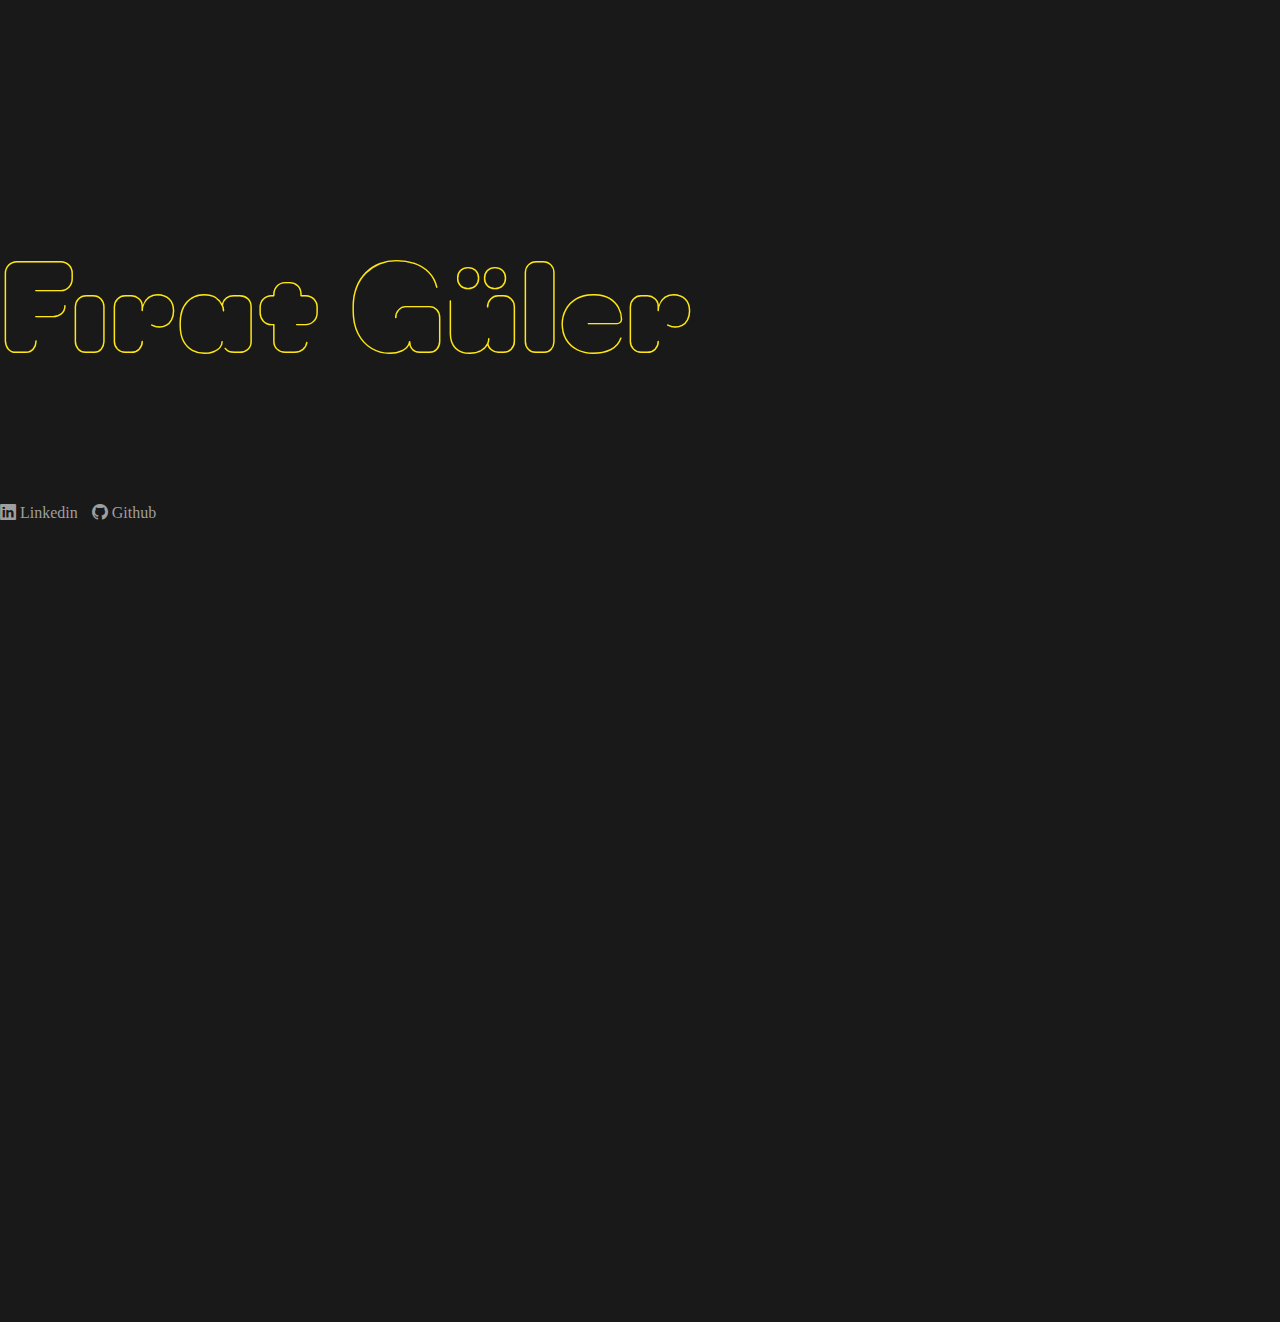
<file: index.html>
<!DOCTYPE html>
<html lang="tr">
  <head>
    <title>Fırat Güler</title>
    <link rel="icon" href="head.ico" />
    <meta charset="UTF-8" />
    <meta name="description" content="Personel Web Page" />
    <meta name="keywords" content="Fırat,Güler,fırat,güler,Fırat Güler" />
    <meta name="author" content="Fırat Güler" />
    <meta name="viewport" content="width=device-width, initial-scale=1.0" />

    <link rel="stylesheet" href="style.css" />

    <link rel="preconnect" href="https://fonts.googleapis.com">
    <link rel="preconnect" href="https://fonts.gstatic.com" crossorigin>
    <link href="https://fonts.googleapis.com/css2?family=Moirai+One&display=swap" rel="stylesheet">  

    <link
      rel="stylesheet"
      href="https://cdn.jsdelivr.net/npm/bootstrap-icons@1.3.0/font/bootstrap-icons.css"
    />
    <link
      href="https://cdn.jsdelivr.net/npm/bootstrap@5.2.0/dist/css/bootstrap.min.css"
      rel="stylesheet"
      integrity="sha384-gH2yIJqKdNHPEq0n4Mqa/HGKIhSkIHeL5AyhkYV8i59U5AR6csBvApHHNl/vI1Bx"
      crossorigin="anonymous"
    />
  </head>

  <body>
    <div class="container">
      <!-- MAIN -->
      <div class="row">
        <div class="home">
          <div class="col">
            <p class="name">Fırat Güler</p>
          </div>
          <div class="col info">
            <a
              href="https://www.linkedin.com/in/firatgulerr/"
              target="_blank"
              class="Linkdin_icon"
              ><i class="bi bi-linkedin"></i> Linkedin</a
            >
            <a
              href="https://github.com/FiratGuler"
              target="_blank"
              class="Github_icon"
              ><i class="bi bi-github"></i> Github</a
            >
            
          </div>
        </div>
      </div>
      <!-- MAIN END-->

      <!-- FOOTER -->
      <div class="row">
        <div class="col">
          <div class="footer position-fixed end-0 bottom-0">
            <div class="corner-cover"></div>
            <div class="head"></div>
          </div>
        </div>
      </div>
      <!-- FOOTER END -->
    </div>
  </body>
</html>
</file>
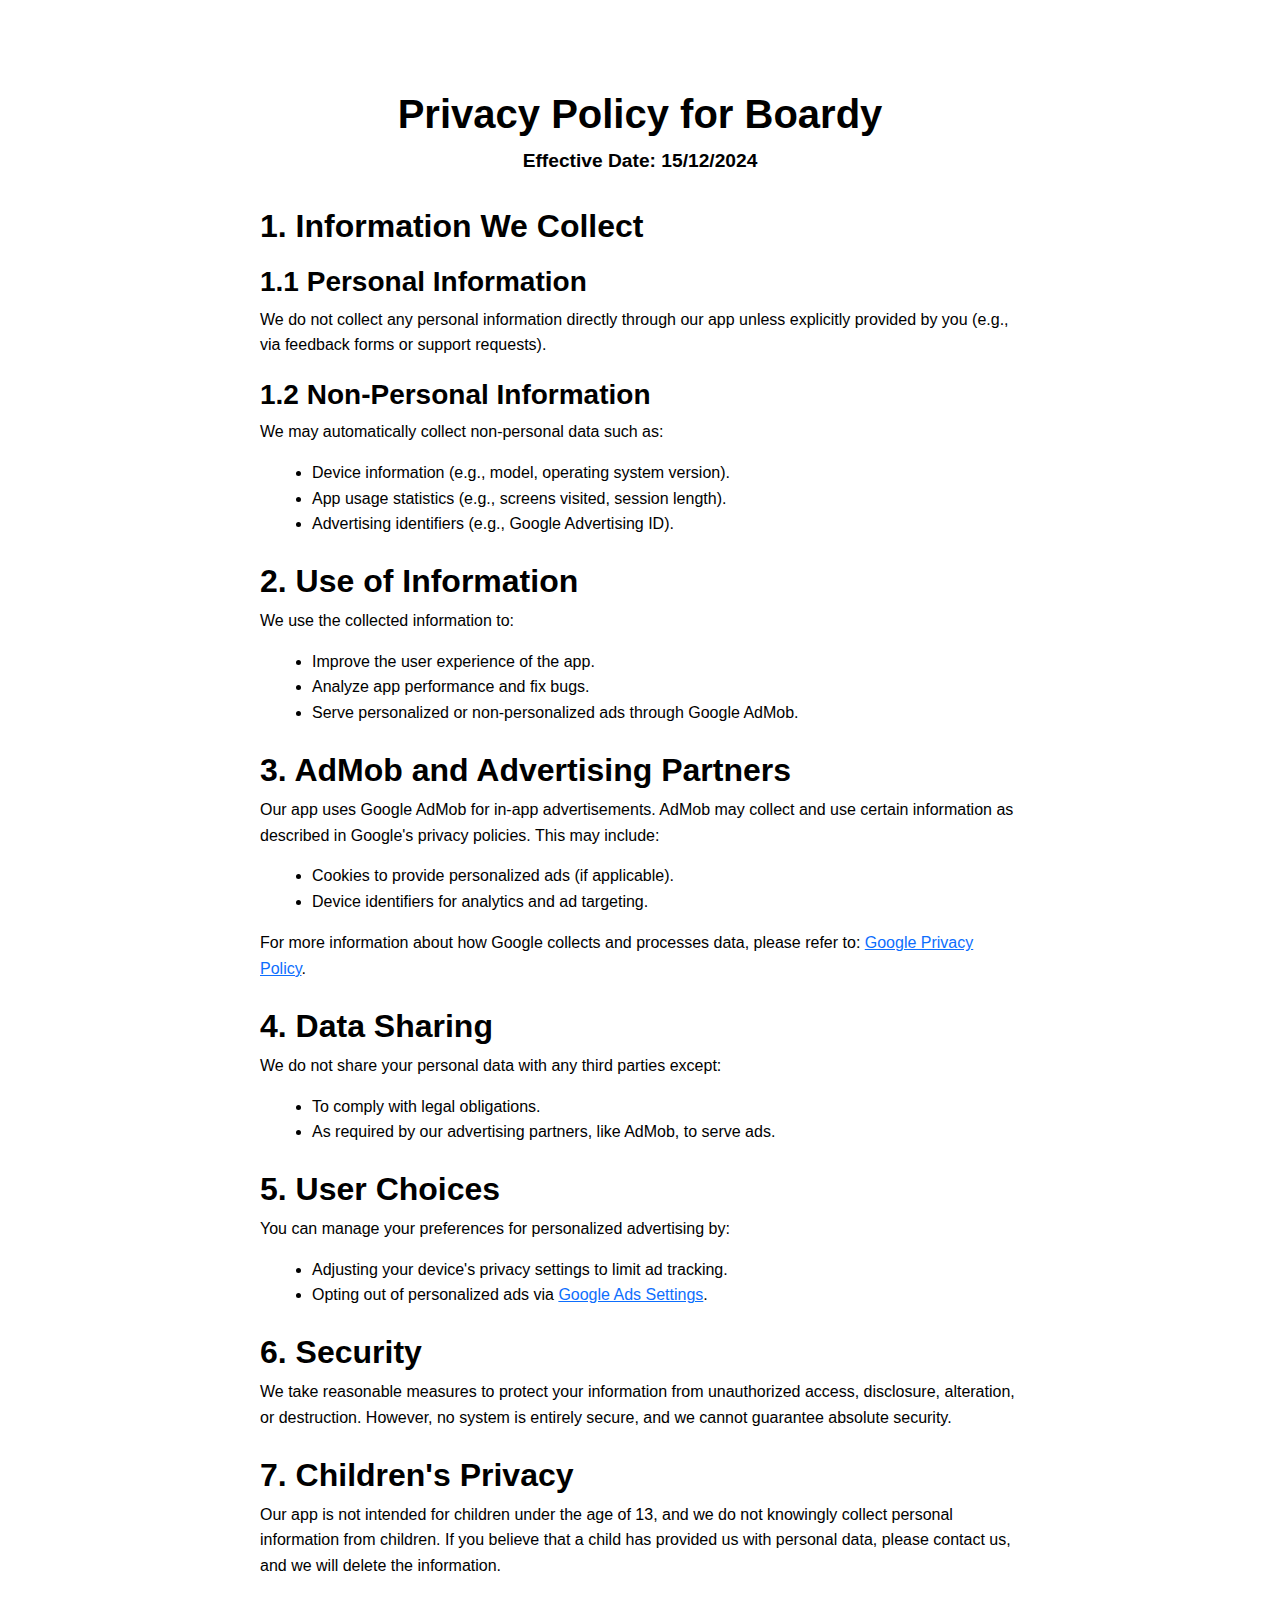
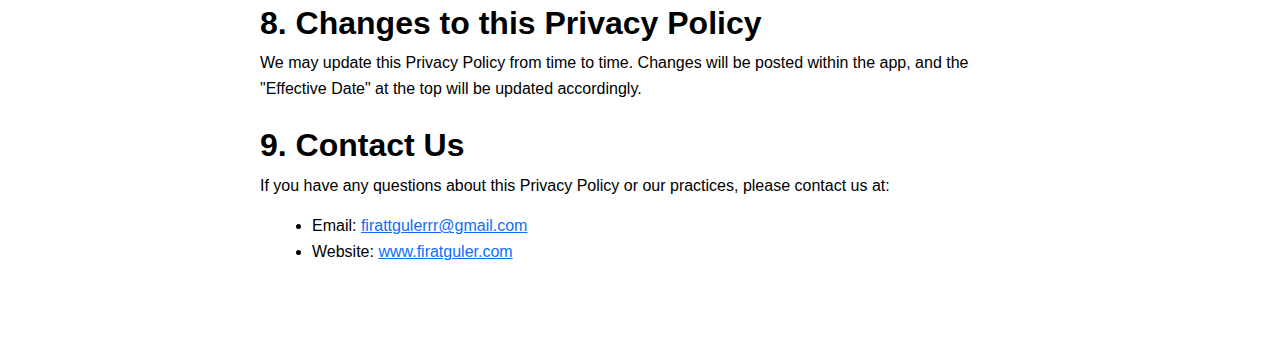
<file: BoardyPolicy.html>
<!DOCTYPE html>
<html lang="en">
<head>
    <meta charset="UTF-8">
    <meta name="viewport" content="width=device-width, initial-scale=1.0">
    <title>Privacy Policy | Bordy</title>
    <link href="https://cdn.jsdelivr.net/npm/bootstrap@5.2.0/dist/css/bootstrap.min.css" rel="stylesheet">
    <style>
        body {
            font-family: Arial, sans-serif;
            background-color: #fff;
            color: #000;
            line-height: 1.6;
        }
        .container {
            max-width: 800px;
            margin: 50px auto;
            padding: 20px;
        }
        h1, h2, h3 {
            font-weight: bold;
            margin-top: 20px;
        }
        h1 {
            text-align: center;
            font-size: 2.5rem;
        }
        p {
            margin-bottom: 15px;
        }
        ul {
            list-style-type: disc;
            margin-left: 20px;
        }
        .effective-date {
            font-size: 1.2rem;
            text-align: center;
            margin-bottom: 30px;
        }
        .policy-section {
            margin-bottom: 25px;
        }
    </style>
</head>
<body>
    <div class="container">
        <h1>Privacy Policy for Boardy</h1>
        <p class="effective-date"><strong>Effective Date: 15/12/2024</strong></p>

        <div class="policy-section">
            <h2>1. Information We Collect</h2>
            <h3>1.1 Personal Information</h3>
            <p>We do not collect any personal information directly through our app unless explicitly provided by you (e.g., via feedback forms or support requests).</p>
            <h3>1.2 Non-Personal Information</h3>
            <p>We may automatically collect non-personal data such as:</p>
            <ul>
                <li>Device information (e.g., model, operating system version).</li>
                <li>App usage statistics (e.g., screens visited, session length).</li>
                <li>Advertising identifiers (e.g., Google Advertising ID).</li>
            </ul>
        </div>

        <div class="policy-section">
            <h2>2. Use of Information</h2>
            <p>We use the collected information to:</p>
            <ul>
                <li>Improve the user experience of the app.</li>
                <li>Analyze app performance and fix bugs.</li>
                <li>Serve personalized or non-personalized ads through Google AdMob.</li>
            </ul>
        </div>

        <div class="policy-section">
            <h2>3. AdMob and Advertising Partners</h2>
            <p>Our app uses Google AdMob for in-app advertisements. AdMob may collect and use certain information as described in Google's privacy policies. This may include:</p>
            <ul>
                <li>Cookies to provide personalized ads (if applicable).</li>
                <li>Device identifiers for analytics and ad targeting.</li>
            </ul>
            <p>For more information about how Google collects and processes data, please refer to: <a href="https://policies.google.com/privacy" target="_blank">Google Privacy Policy</a>.</p>
        </div>

        <div class="policy-section">
            <h2>4. Data Sharing</h2>
            <p>We do not share your personal data with any third parties except:</p>
            <ul>
                <li>To comply with legal obligations.</li>
                <li>As required by our advertising partners, like AdMob, to serve ads.</li>
            </ul>
        </div>

        <div class="policy-section">
            <h2>5. User Choices</h2>
            <p>You can manage your preferences for personalized advertising by:</p>
            <ul>
                <li>Adjusting your device's privacy settings to limit ad tracking.</li>
                <li>Opting out of personalized ads via <a href="https://adssettings.google.com/" target="_blank">Google Ads Settings</a>.</li>
            </ul>
        </div>

        <div class="policy-section">
            <h2>6. Security</h2>
            <p>We take reasonable measures to protect your information from unauthorized access, disclosure, alteration, or destruction. However, no system is entirely secure, and we cannot guarantee absolute security.</p>
        </div>

        <div class="policy-section">
            <h2>7. Children's Privacy</h2>
            <p>Our app is not intended for children under the age of 13, and we do not knowingly collect personal information from children. If you believe that a child has provided us with personal data, please contact us, and we will delete the information.</p>
        </div>

        <div class="policy-section">
            <h2>8. Changes to this Privacy Policy</h2>
            <p>We may update this Privacy Policy from time to time. Changes will be posted within the app, and the "Effective Date" at the top will be updated accordingly.</p>
        </div>

        <div class="policy-section">
            <h2>9. Contact Us</h2>
            <p>If you have any questions about this Privacy Policy or our practices, please contact us at:</p>
            <ul>
                <li>Email: <a href="mailto:firattgulerrr@gmail.com">firattgulerrr@gmail.com</a></li>
                <li>Website: <a href="http://www.firatguler.com" target="_blank">www.firatguler.com</a></li>
            </ul>
        </div>
    </div>
</body>
</html>
</file>
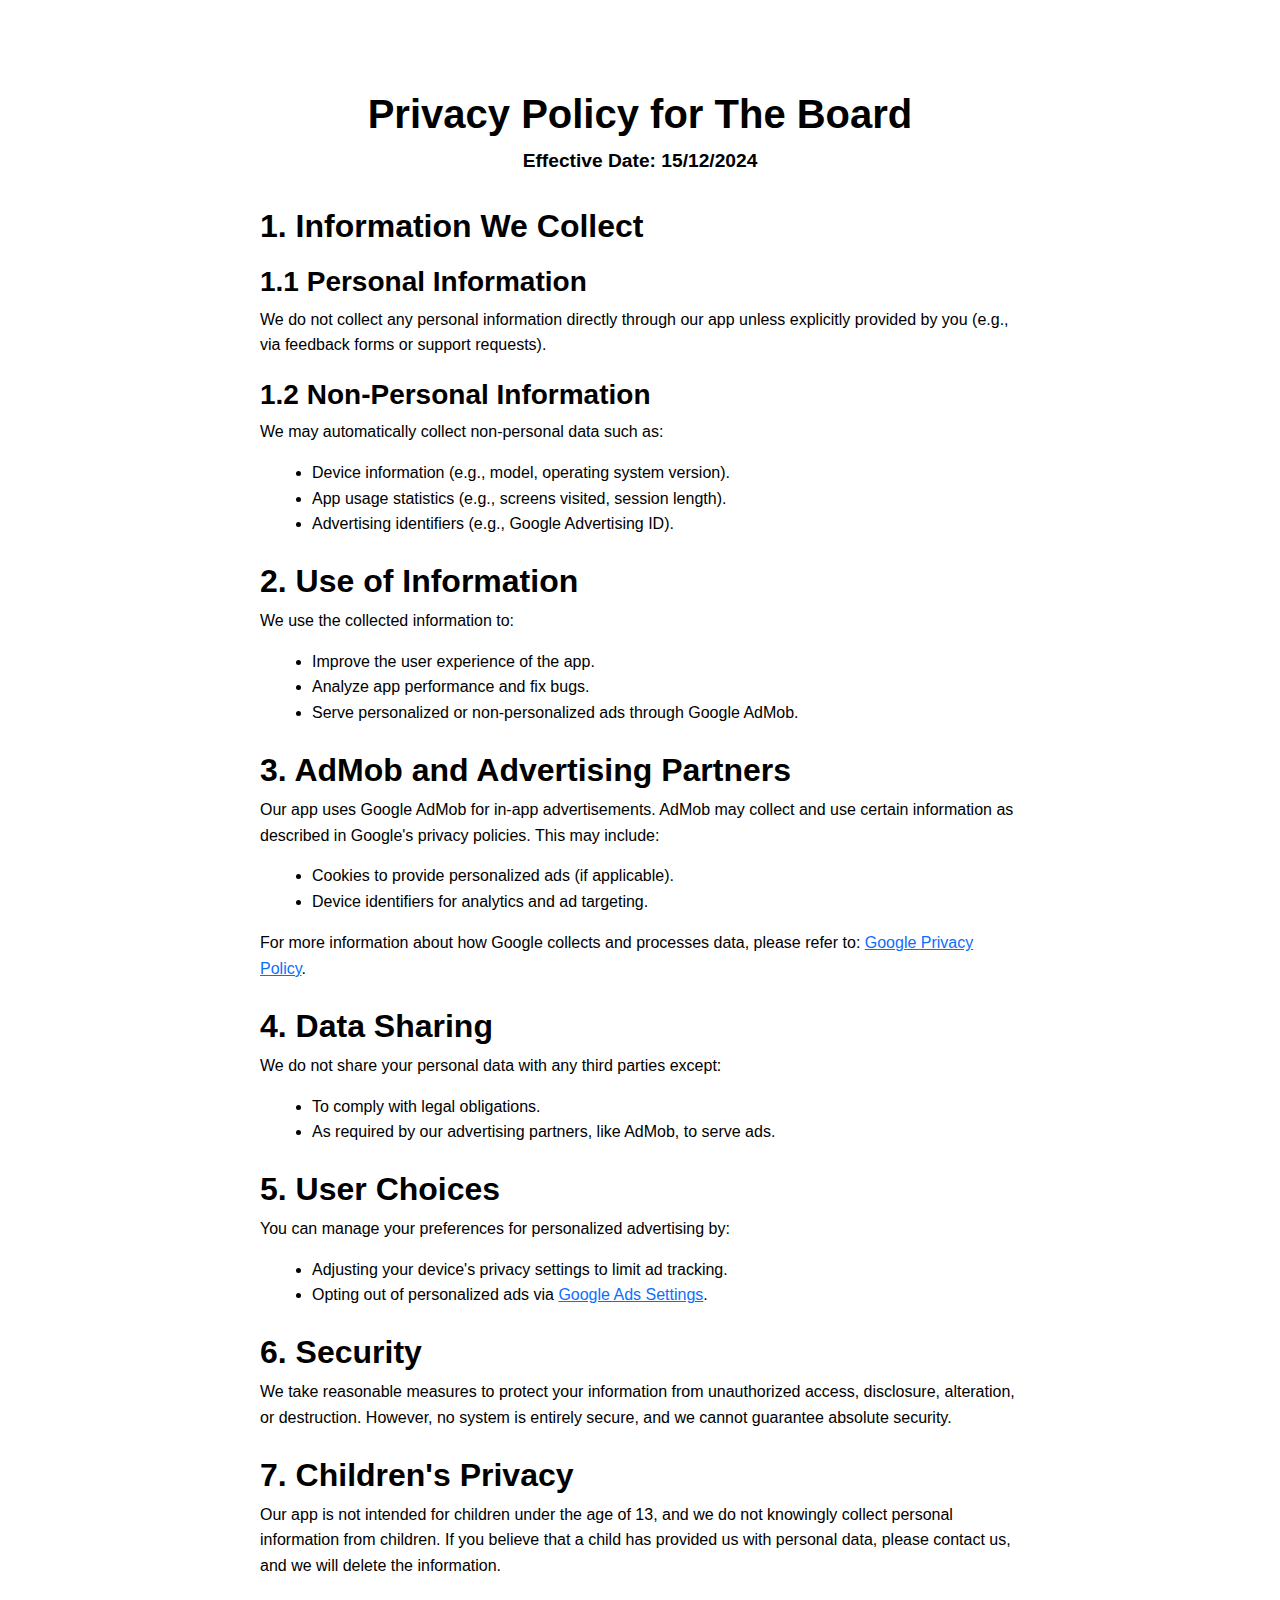
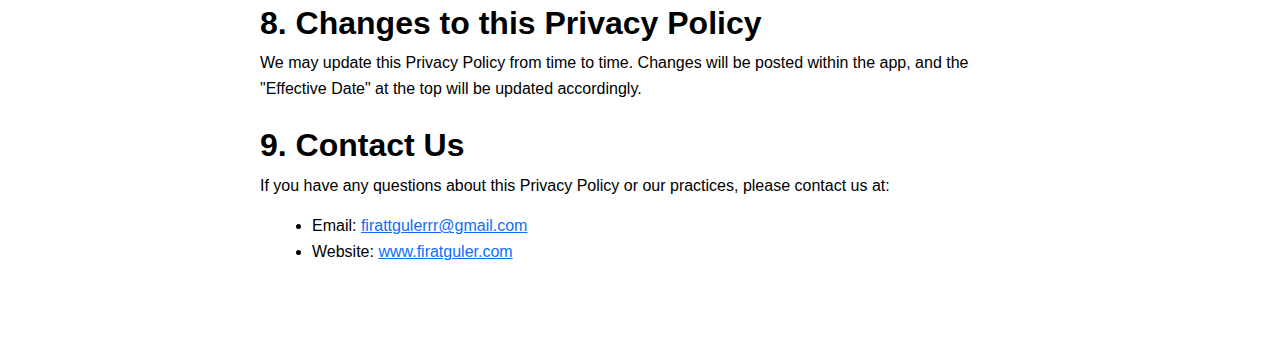
<file: theboardPolicy.html>
<!DOCTYPE html>
<html lang="en">
<head>
    <meta charset="UTF-8">
    <meta name="viewport" content="width=device-width, initial-scale=1.0">
    <title>Privacy Policy | The Board</title>
    <link href="https://cdn.jsdelivr.net/npm/bootstrap@5.2.0/dist/css/bootstrap.min.css" rel="stylesheet">
    <style>
        body {
            font-family: Arial, sans-serif;
            background-color: #fff;
            color: #000;
            line-height: 1.6;
        }
        .container {
            max-width: 800px;
            margin: 50px auto;
            padding: 20px;
        }
        h1, h2, h3 {
            font-weight: bold;
            margin-top: 20px;
        }
        h1 {
            text-align: center;
            font-size: 2.5rem;
        }
        p {
            margin-bottom: 15px;
        }
        ul {
            list-style-type: disc;
            margin-left: 20px;
        }
        .effective-date {
            font-size: 1.2rem;
            text-align: center;
            margin-bottom: 30px;
        }
        .policy-section {
            margin-bottom: 25px;
        }
    </style>
</head>
<body>
    <div class="container">
        <h1>Privacy Policy for The Board</h1>
        <p class="effective-date"><strong>Effective Date: 15/12/2024</strong></p>

        <div class="policy-section">
            <h2>1. Information We Collect</h2>
            <h3>1.1 Personal Information</h3>
            <p>We do not collect any personal information directly through our app unless explicitly provided by you (e.g., via feedback forms or support requests).</p>
            <h3>1.2 Non-Personal Information</h3>
            <p>We may automatically collect non-personal data such as:</p>
            <ul>
                <li>Device information (e.g., model, operating system version).</li>
                <li>App usage statistics (e.g., screens visited, session length).</li>
                <li>Advertising identifiers (e.g., Google Advertising ID).</li>
            </ul>
        </div>

        <div class="policy-section">
            <h2>2. Use of Information</h2>
            <p>We use the collected information to:</p>
            <ul>
                <li>Improve the user experience of the app.</li>
                <li>Analyze app performance and fix bugs.</li>
                <li>Serve personalized or non-personalized ads through Google AdMob.</li>
            </ul>
        </div>

        <div class="policy-section">
            <h2>3. AdMob and Advertising Partners</h2>
            <p>Our app uses Google AdMob for in-app advertisements. AdMob may collect and use certain information as described in Google's privacy policies. This may include:</p>
            <ul>
                <li>Cookies to provide personalized ads (if applicable).</li>
                <li>Device identifiers for analytics and ad targeting.</li>
            </ul>
            <p>For more information about how Google collects and processes data, please refer to: <a href="https://policies.google.com/privacy" target="_blank">Google Privacy Policy</a>.</p>
        </div>

        <div class="policy-section">
            <h2>4. Data Sharing</h2>
            <p>We do not share your personal data with any third parties except:</p>
            <ul>
                <li>To comply with legal obligations.</li>
                <li>As required by our advertising partners, like AdMob, to serve ads.</li>
            </ul>
        </div>

        <div class="policy-section">
            <h2>5. User Choices</h2>
            <p>You can manage your preferences for personalized advertising by:</p>
            <ul>
                <li>Adjusting your device's privacy settings to limit ad tracking.</li>
                <li>Opting out of personalized ads via <a href="https://adssettings.google.com/" target="_blank">Google Ads Settings</a>.</li>
            </ul>
        </div>

        <div class="policy-section">
            <h2>6. Security</h2>
            <p>We take reasonable measures to protect your information from unauthorized access, disclosure, alteration, or destruction. However, no system is entirely secure, and we cannot guarantee absolute security.</p>
        </div>

        <div class="policy-section">
            <h2>7. Children's Privacy</h2>
            <p>Our app is not intended for children under the age of 13, and we do not knowingly collect personal information from children. If you believe that a child has provided us with personal data, please contact us, and we will delete the information.</p>
        </div>

        <div class="policy-section">
            <h2>8. Changes to this Privacy Policy</h2>
            <p>We may update this Privacy Policy from time to time. Changes will be posted within the app, and the "Effective Date" at the top will be updated accordingly.</p>
        </div>

        <div class="policy-section">
            <h2>9. Contact Us</h2>
            <p>If you have any questions about this Privacy Policy or our practices, please contact us at:</p>
            <ul>
                <li>Email: <a href="mailto:firattgulerrr@gmail.com">firattgulerrr@gmail.com</a></li>
                <li>Website: <a href="http://www.firatguler.com" target="_blank">www.firatguler.com</a></li>
            </ul>
        </div>
    </div>
</body>
</html>
</file>
<file: style.css>
body {
    background-color: #191919 !important;
    padding: 0;
    margin: 0;
}

.home {
    z-index: 3;
    position: relative;
    top: 100px;
}
.info a {
    color: rgb(159, 159, 159);
    text-decoration: none;
    margin-right: 10px;
}
.info a:hover{
    color: #fee715cc;
}


.name {
    font-family: 'Moirai One', cursive; 
    font-size: 13vh !important;
    color: #FEE715;
}

.footer {
    height: 45%;
    width: 100%;
    background-color: #FEE715;
   
}
.corner-cover {
    z-index: 2;
    position: absolute;
    width: 100%;
    height: 100%;
    background: linear-gradient(to bottom right, #191919 50%, rgba(22, 27, 34, 0) 0%, transparent);
}

.head {
    z-index: 1;
    height: 100%;
    width: 100%;
    background-image: url(head_background.png);
    background-size: 100px;
    animation: head_animation 30s infinite linear;
}

@keyframes head_animation {
    0% {
        background-position-x: 0;
        background-position-y: 0;
    }

    100% {
        background-position-x: -1000px;
        background-position-y: 1190px;
    }


}

@media (max-width: 400px) {
    .home{
        top: 30px;
    }
}
































/* .lel{
    background-color: #191919;
    color: white;
    
}
.waw{
    position: absolute;
    right: 30%;
    bottom: 50%;
  
  
}
.display-1{
    font-family: 'Rubik Moonrocks', cursive;
    font-size: 15vh !important;
    color: #FEE715;
}
.head-div{
    display: block;
    color: aqua;
    position: absolute;
  bottom: 0;
  right: 0;
   
    font-size: 200px;
    text-align: center;
    z-index: 2  ;
}
.footer{
    width: 100%;
    height: 600px;
    background-color: #fee71500;
    border-top: 600px solid rgb(255, 0, 0);
    border-right: 800px solid transparent;
    position: fixed;
    bottom: 0;
    right: 0;
    z-index: 1;
}
.corner-cover{
    width: 100%;
    height: 0;
    border-style: solid;
    border-width: 300px 600px 0 0;
    border-color: #f10000 transparent transparent transparent;
    position: fixed;
    bottom: 0;
    left: 0;
    z-index: 2;
   
}
.head-div {
    z-index: 1;
    position: absolute;
    bottom: 0;
    right: 0;

    width: 100%;
    height: 50%;
    text-align: center;
    
} */
</file>
